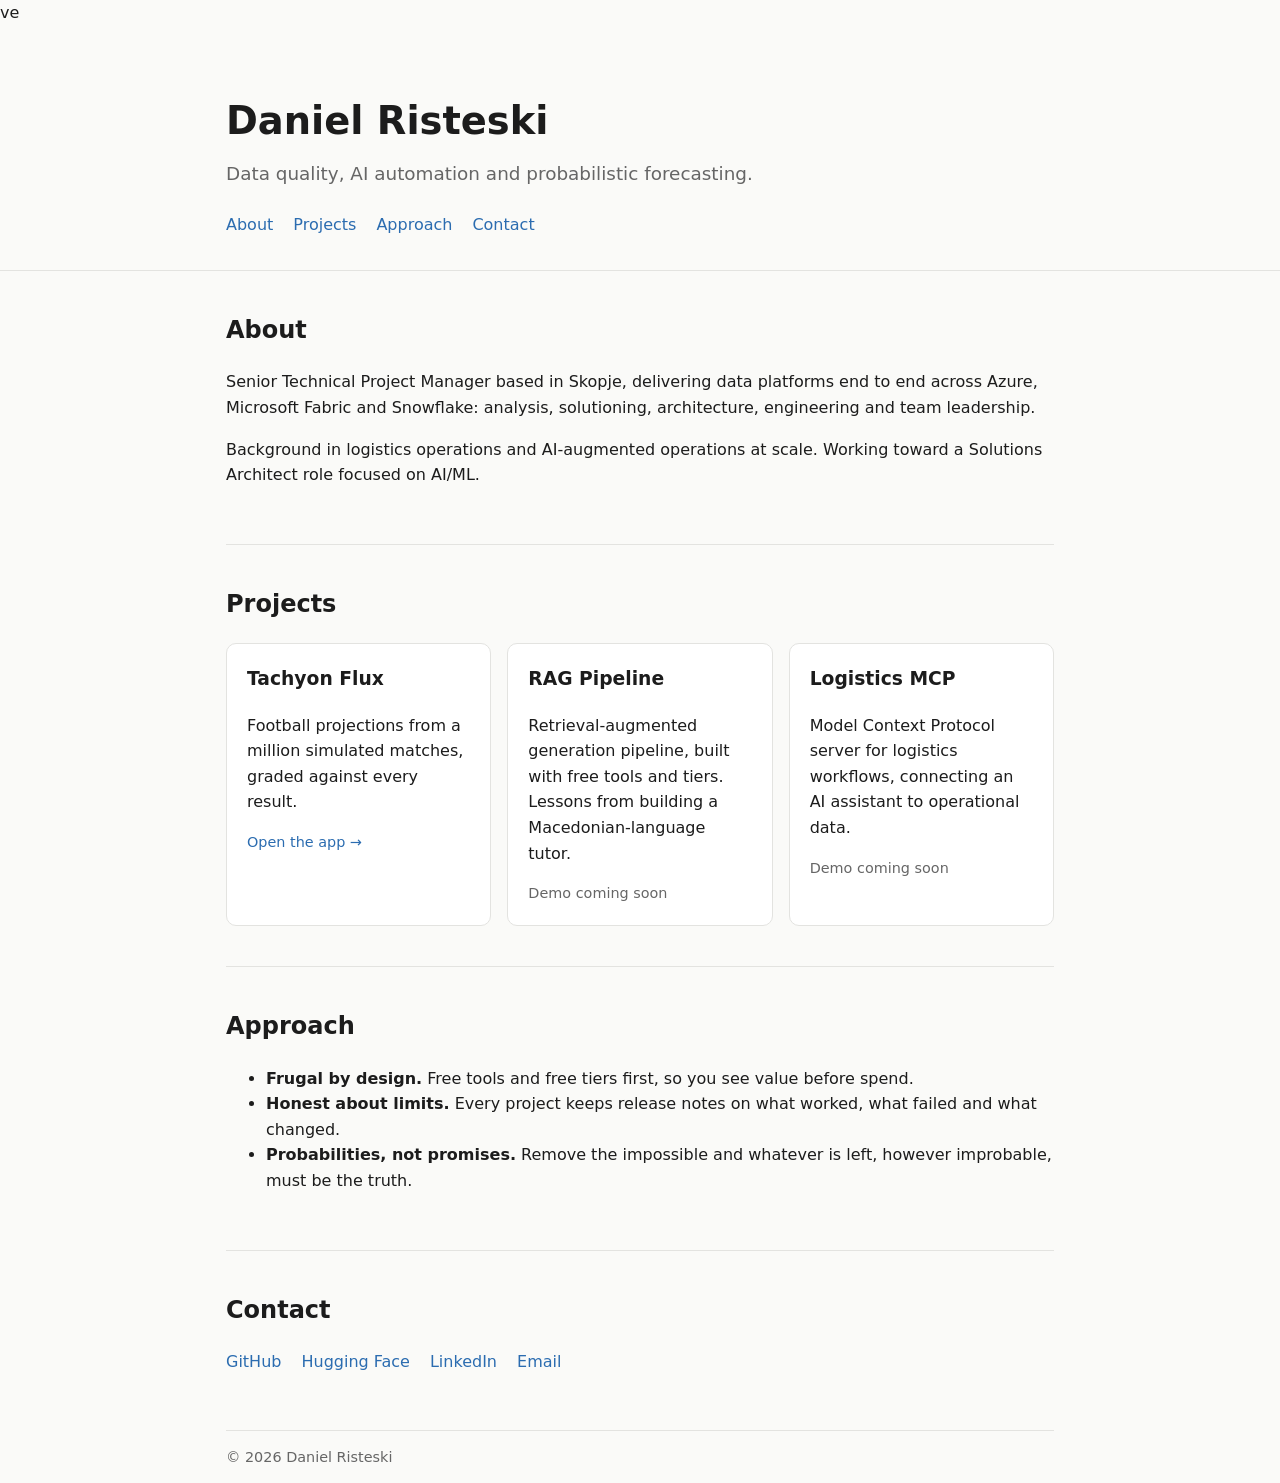
<file: index.html>
ve<!doctype html>
<html lang="en">
<head>
  <meta charset="utf-8">
  <meta name="viewport" content="width=device-width, initial-scale=1">
  <title>Daniel Risteski</title>
  <meta name="description" content="Portfolio: data quality, AI automation and probabilistic forecasting">
  <link rel="stylesheet" href="style.css">
</head>
<body>

  <header class="hero">
    <div class="wrap">
      <h1>Daniel Risteski</h1>
      <p class="tagline">Data quality, AI automation and probabilistic forecasting.</p>
      <nav>
        <a href="#about">About</a>
        <a href="#projects">Projects</a>
        <a href="#approach">Approach</a>
        <a href="#contact">Contact</a>
      </nav>
    </div>
  </header>

  <main class="wrap">

    <section id="about">
      <h2>About</h2>
      <p>
        Senior Technical Project Manager based in Skopje, delivering data platforms end to end
        across Azure, Microsoft Fabric and Snowflake: analysis, solutioning, architecture,
        engineering and team leadership.
      </p>
      <p>
        Background in logistics operations and AI-augmented operations at scale. Working toward
        a Solutions Architect role focused on AI/ML.
      </p>
    </section>

    <section id="projects">
      <h2>Projects</h2>
      <div class="cards">

        <article class="card">
          <h3>Tachyon Flux</h3>
          <p>Football projections from a million simulated matches, graded against every result.</p>
          <p class="status"><a href="tachyon-flux/">Open the app →</a></p>
        </article>

        <article class="card">
          <h3>RAG Pipeline</h3>
          <p>
            Retrieval-augmented generation pipeline, built with free tools and tiers.
            Lessons from building a Macedonian-language tutor.
          </p>
          <p class="status">Demo coming soon</p>
        </article>

        <article class="card">
          <h3>Logistics MCP</h3>
          <p>
            Model Context Protocol server for logistics workflows, connecting an AI assistant
            to operational data.
          </p>
          <p class="status">Demo coming soon</p>
        </article>

      </div>
    </section>

    <section id="approach">
      <h2>Approach</h2>
      <ul>
        <li><strong>Frugal by design.</strong> Free tools and free tiers first, so you see value before spend.</li>
        <li><strong>Honest about limits.</strong> Every project keeps release notes on what worked, what failed and what changed.</li>
        <li><strong>Probabilities, not promises.</strong> Remove the impossible and whatever is left, however improbable, must be the truth.</li>
      </ul>
    </section>

    <section id="contact">
      <h2>Contact</h2>
      <ul class="links">
        <li><a href="https://github.com/risteskidaniel">GitHub</a></li>
        <li><a href="https://huggingface.co/risteskidaniel">Hugging Face</a></li>
        <li><a href="https://www.linkedin.com/in/daniel-risteski-4868b58/" target="_blank" rel="noopener noreferrer">LinkedIn</a></li>
        <li><a href="mailto:risteskidaniel@gmail.com">Email</a></li>
      </ul>
    </section>

  </main>

  <footer class="wrap">
    <p>&copy; 2026 Daniel Risteski</p>
  </footer>

</body>
</html>
</file>
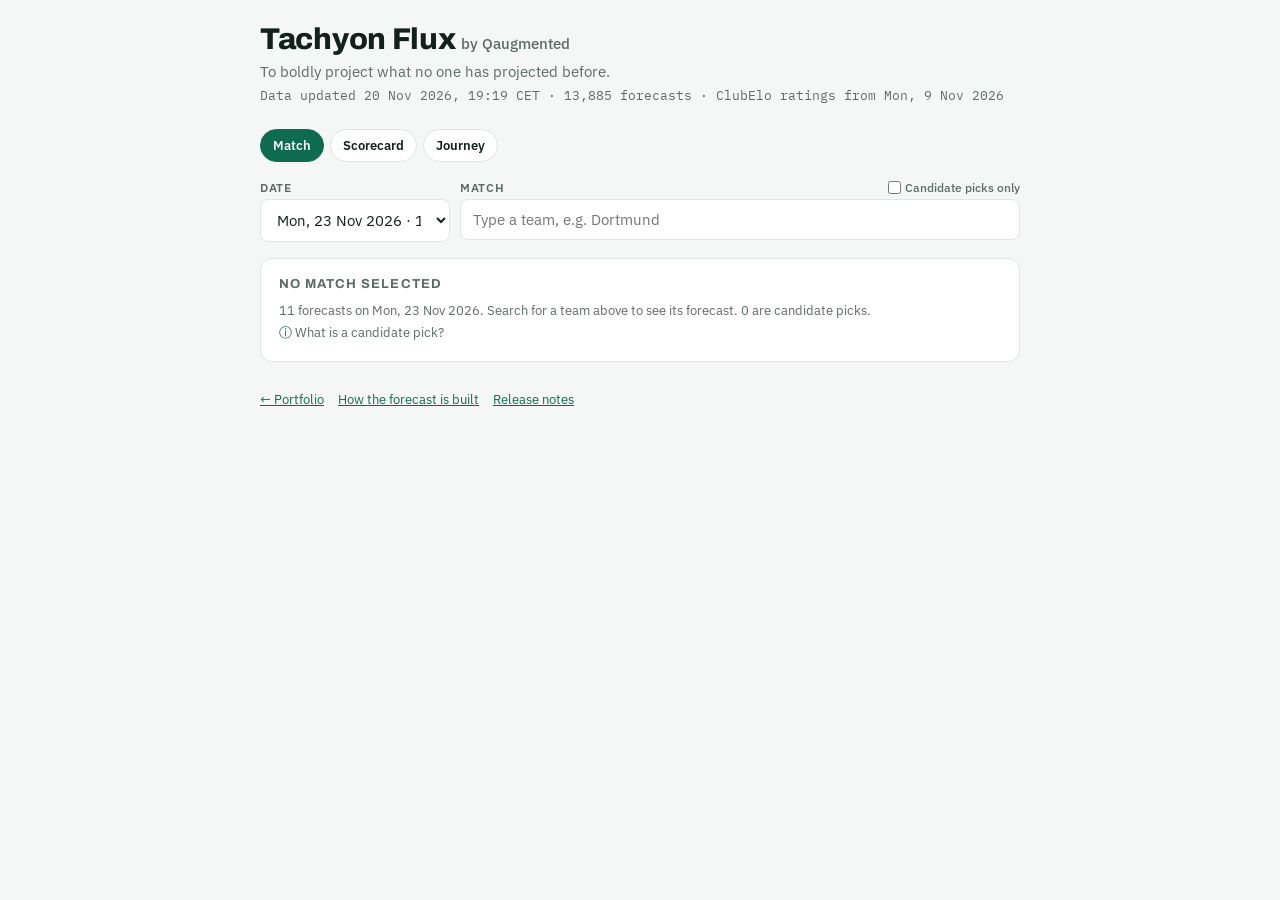
<file: tachyon-flux/index.html>
<!doctype html>
<html lang="en">
<head>
<meta charset="utf-8">
<meta name="viewport" content="width=device-width, initial-scale=1, viewport-fit=cover">
<title>Tachyon Flux by Qaugmented</title>
<meta name="claude:viewport-fit-sides" content="cover">
<meta name="description" content="Football projections from a million simulated matches, graded against every result.">
<link rel="stylesheet" href="https://fonts.googleapis.com/css2?family=Archivo:wght@500;700;800&family=IBM+Plex+Sans:wght@400;500;600&family=IBM+Plex+Mono:wght@400;500&display=swap">
<style>
*{box-sizing:border-box}body{margin:0}[hidden]{display:none!important}
/* Layout: a match sheet. Narrow reading column; list → detail → scorecard, routed on the hash. */
:root{
  --bg:#f5f7f6; --panel:#ffffff; --fg:#14201b; --muted:#5d6b65; --line:#dfe5e2;
  --accent:#0f6b4f; --accent-soft:#e3f1eb; --win:#1d7a3e; --win-soft:#e4f3e8; --loss:#b23a32; --loss-soft:#f8e6e4; --wait:#8a6d1f; --wait-soft:#f5efdc;
  --display:"Archivo","Arial Narrow",system-ui,sans-serif; --body:"IBM Plex Sans",system-ui,sans-serif; --mono:"IBM Plex Mono",ui-monospace,monospace;
}
@media (prefers-color-scheme:dark){:root:not([data-theme="light"]){
  --bg:#0f1513; --panel:#161e1b; --fg:#e7eeea; --muted:#94a39c; --line:#26312d;
  --accent:#4fc497; --accent-soft:#16302a; --win:#5fcf86; --win-soft:#15301f; --loss:#f07b72; --loss-soft:#3a1c1a; --wait:#e0c36a; --wait-soft:#33290f; color-scheme:dark}}
:root[data-theme="dark"]{
  --bg:#0f1513; --panel:#161e1b; --fg:#e7eeea; --muted:#94a39c; --line:#26312d;
  --accent:#4fc497; --accent-soft:#16302a; --win:#5fcf86; --win-soft:#15301f; --loss:#f07b72; --loss-soft:#3a1c1a; --wait:#e0c36a; --wait-soft:#33290f; color-scheme:dark}
*{box-sizing:border-box}
body{background:var(--bg);color:var(--fg);font:15px/1.55 var(--body);padding-left:max(16px,env(safe-area-inset-left,0px));padding-right:max(16px,env(safe-area-inset-right,0px));padding-block:0 48px}
.wrap{max-width:760px;margin:0 auto}
a{color:var(--accent)}
.mock{font:12px/1.4 var(--mono);color:var(--wait);background:var(--wait-soft);padding:6px 10px;border-radius:6px;margin-top:16px}
header.top{padding-block:24px 12px;display:flex;flex-direction:column;gap:4px}
.brand{font:800 30px/1.05 var(--display);letter-spacing:-.01em}
.sub{color:var(--muted)}
.updated{font:12.5px var(--mono);color:var(--muted)}
nav.tabs{display:flex;gap:6px;flex-wrap:wrap;margin-block:14px 18px}
nav.tabs a,.filter button{font:600 13px var(--body);padding:7px 12px;border-radius:999px;border:1px solid var(--line);background:var(--panel);color:var(--fg);text-decoration:none;cursor:pointer}
nav.tabs a[aria-current="page"],.filter button[aria-pressed="true"]{background:var(--accent);border-color:var(--accent);color:var(--bg)}
a:focus-visible,button:focus-visible,summary:focus-visible{outline:2px solid var(--accent);outline-offset:2px}
.filter{display:flex;gap:6px;flex-wrap:wrap;margin-bottom:12px}
.day{font:700 12px var(--display);letter-spacing:.08em;text-transform:uppercase;color:var(--muted);margin:18px 0 6px}
.row{display:grid;grid-template-columns:64px 1fr auto;gap:12px;align-items:center;padding:12px 14px;background:var(--panel);border:1px solid var(--line);border-radius:10px;margin-bottom:6px;text-decoration:none;color:inherit}
.row:hover{border-color:var(--accent)}
.row .ko{font:12.5px var(--mono);color:var(--muted)}
.row .teams{min-width:0;font-weight:600}
.row .teams small{display:block;font-weight:400;color:var(--muted)}
.pill{font:600 12px var(--body);padding:3px 9px;border-radius:999px;white-space:nowrap}
.pill.win{background:var(--win-soft);color:var(--win)} .pill.loss{background:var(--loss-soft);color:var(--loss)} .pill.wait{background:var(--wait-soft);color:var(--wait)}
.picker{display:grid;grid-template-columns:minmax(140px,190px) 1fr;gap:10px;margin-bottom:16px}
@media (max-width:480px){.picker{grid-template-columns:1fr}}
.field{display:flex;flex-direction:column;gap:4px;min-width:0;position:relative}
.field label{font:600 12px var(--body);letter-spacing:.06em;text-transform:uppercase;color:var(--muted)}
.field select,.field input{font:15px var(--body);color:var(--fg);background:var(--panel);border:1px solid var(--line);border-radius:8px;padding:10px 12px;width:100%}
.field input:focus,.field select:focus{outline:2px solid var(--accent);outline-offset:1px}
.sugg{position:absolute;top:100%;left:0;right:0;z-index:5;margin:4px 0 0;padding:4px;list-style:none;background:var(--panel);border:1px solid var(--line);border-radius:8px;box-shadow:0 6px 20px rgba(0,0,0,.12);max-height:320px;overflow:auto}
.sugg li{padding:8px 10px;border-radius:6px;cursor:pointer;display:flex;justify-content:space-between;gap:8px}
.sugg li small{color:var(--muted);font:12px var(--mono);white-space:nowrap}
.sugg li[aria-selected="true"],.sugg li:hover{background:var(--accent-soft)}
.sugg li.grp{cursor:default;font:700 11px var(--display);letter-spacing:.08em;text-transform:uppercase;color:var(--muted);padding:10px 10px 4px;background:none!important}
.sugg mark{background:none;color:var(--accent);font-weight:600}
.card{background:var(--panel);border:1px solid var(--line);border-radius:12px;padding:18px;margin-bottom:14px}
.mhead{display:flex;flex-wrap:wrap;justify-content:space-between;gap:8px;align-items:baseline}
.mhead h2{font:800 24px/1.15 var(--display);margin:0;text-wrap:balance}
.meta{font:12.5px var(--mono);color:var(--muted)}
.summary{font-size:17px;margin:12px 0 0}
.summary b{color:var(--accent)}
.facts{display:flex;flex-wrap:wrap;gap:18px;margin-top:12px}
.fact span{display:block;font:11px var(--body);letter-spacing:.06em;text-transform:uppercase;color:var(--muted)}
.fact strong{font:500 18px var(--mono)}
h3{font:700 13px var(--display);letter-spacing:.08em;text-transform:uppercase;color:var(--muted);margin:0 0 10px}
.mkts{display:grid;grid-template-columns:repeat(auto-fit,minmax(150px,1fr));gap:10px}
.mkt{border:1px solid var(--line);border-radius:8px;padding:10px}
.mkt.pick{border-color:var(--accent);background:var(--accent-soft)}
.mkt .lab{font-size:13px;color:var(--muted);display:flex;justify-content:space-between;gap:6px}
.mkt .val{font:500 22px var(--mono)}
.bar{position:relative;height:6px;background:var(--line);border-radius:3px;margin-top:6px}
.bar i{position:absolute;inset:0 auto 0 0;background:var(--accent);border-radius:3px}
.bar b{position:absolute;top:-3px;height:12px;border-left:1.5px solid var(--fg);border-right:1.5px solid var(--fg);opacity:.55}
.mkt .rng{font:11.5px var(--mono);color:var(--muted)}
.hit{font:600 12px var(--body)} .hit.win{color:var(--win)} .hit.loss{color:var(--loss)}
.tbl{overflow-x:auto}
table{width:100%;border-collapse:collapse;font-variant-numeric:tabular-nums}
td,th{padding:9px 6px;border-bottom:1px solid var(--line);text-align:left;vertical-align:top}
th{font:600 12px var(--body);color:var(--muted)}
td.n{font:500 15px var(--mono);text-align:right;white-space:nowrap}
tr.total td{font-weight:600}
tr.total td.n{color:var(--accent);font-weight:600}
tr.bench td{color:var(--muted)}
details{margin-top:2px}
summary{cursor:pointer;color:var(--muted);font-size:13px;list-style:none}
summary::-webkit-details-marker{display:none}
summary::before{content:"ⓘ ";color:var(--accent)}
details p{margin:6px 0 2px;font-size:13.5px;color:var(--fg);max-width:62ch}
.flags{display:flex;flex-wrap:wrap;gap:6px}
.flag{font-size:13px;background:var(--wait-soft);color:var(--wait);padding:4px 9px;border-radius:6px}
.result{display:flex;align-items:center;gap:14px;flex-wrap:wrap}
.score{font:800 34px var(--display)}
.note{font-size:13px;color:var(--muted);margin-top:12px}
.kpis{display:grid;grid-template-columns:repeat(auto-fit,minmax(150px,1fr));gap:10px}
.kpi span{display:block;font-size:12px;color:var(--muted)}
.kpi strong{font:800 28px var(--display)}
@media (prefers-reduced-motion:no-preference){.card{animation:in .18s ease-out}@keyframes in{from{transform:translateY(4px)}to{transform:none}}}
.cal svg{width:100%;max-width:520px;height:auto;display:block}
.cal text{fill:var(--muted);font:11px var(--mono)}
.journey{list-style:none;padding:0;margin:0;display:grid;gap:10px}
.journey li{border-left:3px solid var(--line);padding:2px 0 2px 12px}
.journey li.now{border-color:var(--accent)}
.journey b{display:block}
.journey span{color:var(--muted);font-size:13.5px}
.kind{font:600 11px var(--mono);text-transform:uppercase;letter-spacing:.06em;color:var(--muted)}
.foot{margin-top:28px;font-size:13px;color:var(--muted);display:flex;gap:14px;flex-wrap:wrap}
</style>
</head>
<body>
<div class="wrap">
  <header class="top">
    <div class="brand">Tachyon Flux <span style="font:500 15px var(--body);color:var(--muted);letter-spacing:0">by Qaugmented</span></div>
    <div class="sub">To boldly project what no one has projected before.</div>
    <div class="updated" id="updated">Loading data…</div>
  </header>
  <nav class="tabs" aria-label="Views">
    <a href="#match" id="tab-match">Match</a>
    <a href="#scorecard" id="tab-scorecard">Scorecard</a>
    <a href="#journey" id="tab-journey">Journey</a>
  </nav>
  <main id="view"></main>
  <footer class="foot"><a href="../">← Portfolio</a><a href="how-it-works.html">How the forecast is built</a><a href="RELEASE_NOTES.md">Release notes</a></footer>
</div>
<script>
const DATA="data/";
const MK=[["1","Home win"],["X","Draw"],["2","Away win"],["tg_3plus","3+ goals"],["tg_0_2","0–2 goals"],["gg","Both teams score"]];
const NAME=Object.fromEntries(MK);
const EXPL={
 model:["Model","Our core forecast.","Three rating engines (Dixon–Coles with a low-score correction, an xG-based Dixon–Coles, and a Kalman filter that tracks how team strength changes week to week) are combined with ClubElo ratings (as of {ELO}) in a Bayesian Poisson regression fitted by MCMC. The output is calibrated on matches the model never trained on, then simulated 1,000,000 times, minute by minute."],
 vector:["Vector database","How the 200 most similar past matches ended.","Each match is stored as a 16-number embedding (PCA of team ratings and pre-match features). We find the 200 past matches closest by cosine similarity and count how they finished. Second opinion only."],
 transformer:["Transformer","A neural network reading each team's last 12 matches.","Each past match is a token; self-attention decides which of a team's last 12 matches matter for this one, and the network builds a 64-dimensional picture of each team. Trained on matches before July 2023, judged on 2024/25. Second opinion only."],
 market:["Market benchmark","The market's consensus view, as a probability.","The market's implied probability with the margin taken out (power method). It is the hardest benchmark in football. Shown for comparison only: it is never an input to our model. No prices are shown."],
 consensus:["Consensus","The average of the four layers above.","When independent methods agree, a forecast is more reliable. When they disagree, it shows here."],
 penalty:["Risk penalty","Points off for warning signs.","Flags from team news and probable line-ups: 3 days' rest or fewer, an unsettled formation, regulars missing, a new coach, a suspension."],
 score:["Score","Consensus minus the risk penalty.","The number picks are ranked by."]};
const pc=x=>x==null?"–":Math.round(x*100)+"%";
const esc=t=>String(t??"").replace(/[&<>"]/g,c=>({"&":"&amp;","<":"&lt;",">":"&gt;",'"':"&quot;"}[c]));
const won=(k,[h,a])=>({"1":h>a,"X":h===a,"2":h<a,"tg_3plus":h+a>=3,"tg_0_2":h+a<=2,"gg":h>0&&a>0}[k]);
let candOnly=false,INDEX=null,SUMMARY=null,DAY=null,curDate=null,dayCache={};
const fmtDate=d=>new Date(d+"T12:00:00Z").toLocaleDateString("en-GB",{weekday:"short",day:"numeric",month:"short",year:"numeric"});
const fmtKo=iso=>iso?new Date(iso).toLocaleTimeString("en-GB",{hour:"2-digit",minute:"2-digit",timeZone:"Europe/Paris",timeZoneName:"short"}):"";
const kindLabel=k=>({live:"Live forecast",backtest:"Backtest (out-of-sample)",v1:"v1 model"}[k]||k);
async function getJSON(p){const r=await fetch(DATA+p,{cache:"no-cache"});if(!r.ok)throw new Error(p);return r.json()}
const TOP=["Premier League","La Liga","Serie A","Bundesliga","Ligue 1"];
const lgRank=l=>{const i=TOP.indexOf(l);return i<0?TOP.length:i};
const byLeague=(a,b)=>lgRank(a.league)-lgRank(b.league)||a.league.localeCompare(b.league)||(a.ko||"").localeCompare(b.ko||"")||a.home.localeCompare(b.home);
async function loadDay(d){const mo=d.slice(0,7);if(!dayCache[mo])dayCache[mo]=await getJSON("months/"+mo+".json");return dayCache[mo].filter(r=>r.date===d).sort(byLeague)}
function expl(key){const[t,s,l]=EXPL[key];return `<div>${t}</div><details><summary>${s}</summary><p>${l}</p></details>`}
function pickOf(m){if(m.legs&&m.legs.length)return m.legs[0].m;const c=["1","X","2","tg_3plus","tg_0_2"].filter(k=>m.p[k]!=null);return c.sort((a,b)=>m.p[b]-m.p[a])[0]}
function status(m){if(!m.res)return"wait";return won(pickOf(m),m.res)?"win":"loss"}
const CANDTXT="A candidate pick is a projection that passed every filter: model at least 62%, market benchmark at least 60%, model and market within 8 points, not rejected by both second opinions, and no new-coach debut. Only candidates get the vector, transformer, consensus and risk checks.";
const STXT={win:"✓ Right",loss:"✗ Wrong",wait:"Pending"};

function picker(){
  const opts=INDEX.dates.map(d=>`<option value="${d.date}"${d.date===curDate?" selected":""}>${fmtDate(d.date)} · ${d.n} · ${d.kinds.map(kindLabel).join(", ")}</option>`).join("");
  return `<div class="picker"><div class="field"><label for="date">Date</label><select id="date">${opts}</select></div>
  <div class="field"><div style="display:flex;justify-content:space-between;align-items:baseline;gap:8px;flex-wrap:wrap"><label for="q">Match</label><label for="cand" style="text-transform:none;letter-spacing:0;font-weight:500;cursor:pointer"><input type="checkbox" id="cand"${candOnly?" checked":""} style="width:auto;padding:0;margin:0 4px 0 0;vertical-align:-2px">Candidate picks only</label></div><input id="q" type="text" role="combobox" aria-expanded="false" aria-controls="sugg" aria-autocomplete="list" autocomplete="off" placeholder="Type a team, e.g. Dortmund"><ul id="sugg" class="sugg" role="listbox" hidden></ul></div></div>`;
}
function wirePicker(){
  const q=document.getElementById("q"),ul=document.getElementById("sugg"),dt=document.getElementById("date");let items=[],act=-1;
  const hl=(t,w)=>{if(!w)return esc(t);const i=t.toLowerCase().indexOf(w);return i<0?esc(t):esc(t.slice(0,i))+"<mark>"+esc(t.slice(i,i+w.length))+"</mark>"+esc(t.slice(i+w.length))};
  function show(all){const w=all===true?"":q.value.trim().toLowerCase();
    items=DAY.map((m,i)=>[m,i]).filter(([m])=>!candOnly||(m.legs&&m.legs.length)).filter(([m])=>!w||(m.home+" "+m.away+" "+m.league).toLowerCase().includes(w));act=items.length?0:-1;
    let last=null;ul.innerHTML=items.length?items.slice(0,80).map(([m,i],k)=>{const head=m.league!==last?`<li class="grp" role="presentation">${esc(m.league)}</li>`:"";last=m.league;return head+`<li role="option" data-i="${i}" aria-selected="${k===act}"><span>${hl(m.home+" – "+m.away,w)}</span><small>${fmtKo(m.ko)}</small></li>`}).join(""):`<li aria-disabled="true">No match on this date</li>`;
    ul.hidden=false;q.setAttribute("aria-expanded","true")}
  const close=()=>{ul.hidden=true;q.setAttribute("aria-expanded","false")};
  q.addEventListener("focus",()=>{q.select();show(true)});q.addEventListener("input",show);
  q.addEventListener("keydown",e=>{if(ul.hidden&&e.key==="ArrowDown")show();
    if(e.key==="ArrowDown"||e.key==="ArrowUp"){e.preventDefault();if(!items.length)return;act=(act+(e.key==="ArrowDown"?1:-1)+items.length)%items.length;[...ul.querySelectorAll("li[data-i]")].forEach((li,k)=>li.setAttribute("aria-selected",k===act))}
    if(e.key==="Enter"&&act>=0){e.preventDefault();location.hash="m-"+curDate+"-"+items[act][1]} if(e.key==="Escape")close()});
  ul.addEventListener("mousedown",e=>{const li=e.target.closest("li[data-i]");if(li){e.preventDefault();location.hash="m-"+curDate+"-"+li.dataset.i}});
  q.addEventListener("blur",()=>setTimeout(close,120));
  dt.addEventListener("change",()=>{location.hash="d-"+dt.value});
  document.getElementById("cand").addEventListener("change",e=>{candOnly=e.target.checked;q.focus()});
}
function detail(m){
  const pk=pickOf(m),s=status(m),side=pk==="1"?m.home:pk==="2"?m.away:null,leg=(m.legs||[])[0];
  const prob=leg?leg.consensus:m.p[pk];
  let agree="";
  if(leg){const v=["model","vector","transformer"].map(k=>leg[k]).filter(x=>x!=null);const sp=Math.max(...v)-Math.min(...v);agree=sp<0.08?" Strong agreement across layers.":sp<0.15?" Layers mostly agree.":" Layers disagree: treat with care."}
  const sc=m.scores&&m.scores[0];
  let h=`<section class="card"><div class="mhead"><h2>${esc(m.home)} – ${esc(m.away)}</h2><span class="pill ${s}">${STXT[s]}</span></div>
  <div class="meta">${esc(m.league)} · ${fmtDate(m.date)}${m.ko?" · "+fmtKo(m.ko):""} · <span class="kind">${kindLabel(m.kind)}${m.window?" · "+esc(m.window):""}</span></div>
  <p class="summary">Most likely: <b>${side?esc(side)+" to win":NAME[pk]} (${pc(prob)})</b>.${agree}</p>${sc?`<p class="summary" style="font-size:15px;margin-top:6px">Highest-probability score: <b>${sc[0]}–${sc[1]} (${pc(sc[2])})</b></p><details><summary>Why can a 2–0 favourite still have 3+ goals as the pick?</summary><p>No single scoreline is likely: even the top one happens only about 1 time in 10. A pick such as "Home win" or "3+ goals" adds up every scoreline that satisfies it. Many scorelines of around 5–9% each make one pick of 60–75%.</p></details>`:""}
  <div class="facts">${m.xg?`<div class="fact"><span>xG</span><strong>${m.xg[0].toFixed(2)} – ${m.xg[1].toFixed(2)}</strong></div>`:""}
  ${m.scores?`<div class="fact"><span>Top scorelines</span><strong>${m.scores.slice(0,4).map(x=>x[0]+"–"+x[1]+" "+pc(x[2])).join(" · ")}</strong></div>`:""}</div></section>`;
  if(m.res)h+=`<section class="card"><h3>Result</h3><div class="result"><span class="score">${m.res.join("–")}</span><span class="pill ${s}">Pick: ${NAME[pk]} · ${STXT[s]}</span></div></section>`;
  h+=`<section class="card"><h3>All markets</h3><div class="mkts">`;
  for(const[k,t]of MK){const p=m.p[k];if(p==null)continue;const r=m.r&&m.r[k];
    const hit=m.res?`<span class="hit ${won(k,m.res)?"win":"loss"}">${won(k,m.res)?"✓":"✗"}</span>`:"";
    h+=`<div class="mkt${k===pk?" pick":""}"><div class="lab"><span>${t}${k===pk?" · pick":""}</span>${hit}</div><div class="val">${pc(p)}</div>
    <div class="bar"><i style="width:${p*100}%"></i>${r?`<b style="left:${r[0]*100}%;width:${(r[1]-r[0])*100}%"></b>`:""}</div>
    <div class="rng">${r?`90% range ${pc(r[0])}–${pc(r[1])}`:"&nbsp;"}</div></div>`}
  h+=`</div>${m.r?`<details><summary>What is the 90% range?</summary><p>We re-run the forecast with 300 plausible versions of each team's strength, drawn by MCMC. 90% of them land inside this range.</p></details>`:""}</section>`;
  if(leg){
    for(const l of m.legs){
      h+=`<section class="card"><h3>How we got there: ${NAME[l.m]}${l.top20?" · Top 20 pick":""}</h3><div class="tbl"><table><thead><tr><th>Layer</th><th style="text-align:right">Probability</th></tr></thead><tbody>`;
      for(const k of["model","vector","transformer"])if(l[k]!=null)h+=`<tr><td>${expl(k)}</td><td class="n">${pc(l[k])}</td></tr>`;
      if(l.market!=null)h+=`<tr class="bench"><td>${expl("market")}</td><td class="n">${pc(l.market)}</td></tr>`;
      h+=`<tr class="total"><td>${expl("consensus")}</td><td class="n">${pc(l.consensus)}</td></tr><tr><td>${expl("penalty")}</td><td class="n">${l.penalty?"−"+Math.round(l.penalty*100):"0"}</td></tr><tr class="total"><td>${expl("score")}</td><td class="n">${Math.round((l.score||0)*100)}</td></tr></tbody></table></div>
      <h3 style="margin-top:16px">Risk flags</h3>${l.flags&&l.flags.length?`<div class="flags">${l.flags.map(f=>`<span class="flag">${esc(f)}</span>`).join("")}</div>`:`<p class="note" style="margin:0">No flags from team news or line-ups.</p>`}</section>`}
  }else h+=`<section class="card"><h3>How we got there</h3><div class="tbl"><table><tbody><tr><td>${expl("model")}</td><td class="n">${pc(m.p[pk])}</td></tr></tbody></table></div><p class="note">${m.kind==="backtest"?"Backtest forecast: made walk-forward, using only matches played before this one. Second-opinion layers run on live matchdays only.":"Not a candidate pick, so the second-opinion layers did not run. "+CANDTXT}</p></section>`;
  h+=`<p class="note">Projections from Bayesian inference, Monte Carlo simulation and machine learning. They are probabilities, not certainties: a 70% projection is expected to miss 3 times in 10.</p>`;
  return h;
}
function calChart(cal){
  const W=520,H=300,L=44,B=30,T=12,R=26,x=v=>L+v*(W-L-R),y=v=>H-B-v*(H-B-T);
  let g=`<svg viewBox="0 0 ${W} ${H}" role="img" aria-label="Calibration: predicted versus observed"><line x1="${x(0)}" y1="${y(0)}" x2="${x(1)}" y2="${y(1)}" stroke="var(--line)" stroke-width="1.5" stroke-dasharray="4 4"/>`;
  for(const t of[0,.2,.4,.6,.8,1])g+=`<text x="${x(t)}" y="${H-10}" text-anchor="middle">${t*100}%</text><text x="${L-6}" y="${y(t)+4}" text-anchor="end">${t*100}%</text>`;
  const pts=cal.filter(c=>c.n>=30);
  g+=`<polyline fill="none" stroke="var(--accent)" stroke-width="2" points="${pts.map(c=>x(c.predicted)+","+y(c.observed)).join(" ")}"/>`;
  for(const c of pts)g+=`<circle cx="${x(c.predicted)}" cy="${y(c.observed)}" r="4" fill="var(--accent)"><title>${c.bin}: predicted ${pc(c.predicted)}, happened ${pc(c.observed)} (${c.n} forecasts)</title></circle>`;
  return g+`</svg>`;
}
function scorecard(){
  let h="";
  for(const[name,s]of Object.entries(SUMMARY)){
    if(name.startsWith("Live layers")){
      h+=`<section class="card"><h3>${esc(name)}</h3><div class="kpis"><div class="kpi"><span>Legs right</span><strong>${s.right} of ${s.legs}</strong></div><div class="kpi"><span>Expected right</span><strong>${s.expected}</strong></div></div>
      <div class="tbl"><table><thead><tr><th>Layer (Brier, lower is better)</th><th style="text-align:right">Brier</th></tr></thead><tbody>${Object.entries(s.brier).filter(([,v])=>v!=null).map(([k,v])=>`<tr${k==="market"?' class="bench"':""}><td>${EXPL[k][0]}</td><td class="n">${v.toFixed(3)}</td></tr>`).join("")}</tbody></table></div></section>`;continue}
    const c=s.confident_calls;
    h+=`<section class="card"><h3>${esc(name)}</h3><div class="kpis">
    <div class="kpi"><span>Matches graded</span><strong>${s.matches.toLocaleString("en-GB")}</strong></div>
    <div class="kpi"><span>Confident calls (65%+) right</span><strong>${c.right.toLocaleString("en-GB")} / ${c.n.toLocaleString("en-GB")}</strong></div>
    <div class="kpi"><span>Expected right</span><strong>${c.expected.toLocaleString("en-GB")}</strong></div>
    <div class="kpi"><span>1X2 Brier score</span><strong>${s.brier_1x2.toFixed(3)}</strong></div></div>
    <div class="cal" style="margin-top:14px"><h3>Calibration: when we say X%, how often does it happen?</h3>${calChart(s.calibration)}</div>
    <details><summary>How to read this</summary><p>Each dot groups every forecast in a 10-point band and plots how often it came true. On the dashed line, a 70% forecast happens 70% of the time. Bands with fewer than 30 forecasts are left out.</p></details></section>`}
  return h||`<p class="note">No graded matches yet.</p>`;
}
function journey(){
  const J=[["Sep 2026","v1: the first engine","Dixon–Coles with a 1,000,000-run Monte Carlo. Raw 1X2 strike rate was only 35%, so it was blended 50/50 with the market. Lesson: the blend hid how good our own projections really were. From v2 on, every number is ours."],
  ["Oct 2026","v1.x: more engines, same problem","Kalman ratings, a vector memory, squad-impact and MCMC were bolted on. Over 40 engine versions in a month, and no clean way to tell which layer helped."],
  ["31 Oct 2026","v2: rebuilt from the foundation","New database schema, leak-free walk-forward testing, every prediction stored with the run that made it."],
  ["2 Nov 2026","Pure-0: no odds anywhere","Market-free ensemble, calibrated on unseen matches. 2024/25 confirmation: 8,912 matches, 1X2 and goals calibrated."],
  ["2 Nov 2026","Pure-1: two layers earned their place","Kalman on chance quality and ClubElo beat Pure-0 on the same matches. Seven other ideas (stakes, weather, Opta, Transfermarkt…) did not."],
  ["7 Nov 2026","Live layers and MC v3","Vector database and transformer as second opinions, MCMC uncertainty inside a minute-by-minute simulator."],
  ["8 Nov 2026","Tachyon Flux goes public","Every forecast published before kick-off and graded after it, wins and misses alike."]];
  return `<section class="card"><h3>We tried, we failed, here is where we stand</h3><ul class="journey">${J.map(([d,t,x],i)=>`<li${i===J.length-1?' class="now"':""}><span>${d}</span><b>${t}</b><span>${x}</span></li>`).join("")}</ul><p class="note"><a href="RELEASE_NOTES.md">Full release notes</a></p></section>`;
}
function tabs(cur){for(const t of["match","scorecard","journey"]){const a=document.getElementById("tab-"+t);if(t===cur)a.setAttribute("aria-current","page");else a.removeAttribute("aria-current")}}
async function render(){
  const v=document.getElementById("view"),hsh=location.hash.slice(1);
  try{
    if(!INDEX){INDEX=await getJSON("index.json");SUMMARY=await getJSON("summary.json").catch(()=>({}));
      const ed=INDEX.clubelo_date?fmtDate(INDEX.clubelo_date):"the latest weekly update";EXPL.model[2]=EXPL.model[2].replace("{ELO}",ed);
      document.getElementById("updated").textContent="Data updated "+new Date(INDEX.generated_at).toLocaleString("en-GB",{day:"numeric",month:"short",year:"numeric",hour:"2-digit",minute:"2-digit",timeZone:"Europe/Paris",timeZoneName:"short"})+" · "+INDEX.dates.reduce((a,d)=>a+d.n,0).toLocaleString("en-GB")+" forecasts"+(INDEX.clubelo_date?" · ClubElo ratings from "+fmtDate(INDEX.clubelo_date):"")}
    if(hsh==="scorecard"){tabs("scorecard");v.innerHTML=scorecard();return}
    if(hsh==="journey"){tabs("journey");v.innerHTML=journey();return}
    tabs("match");
    let m=hsh.match(/^m-(\d{4}-\d{2}-\d{2})-(\d+)$/),d=hsh.match(/^d-(\d{4}-\d{2}-\d{2})$/);
    curDate=m?m[1]:d?d[1]:(curDate||INDEX.dates[0].date);
    DAY=await loadDay(curDate);
    v.innerHTML=picker()+(m&&DAY[+m[2]]?detail(DAY[+m[2]]):`<section class="card"><h3>No match selected</h3><p class="note" style="margin:0">${DAY.length} forecasts on ${fmtDate(curDate)}. Search for a team above to see its forecast. ${DAY.filter(m=>m.legs&&m.legs.length).length} are candidate picks.</p><details><summary>What is a candidate pick?</summary><p>${CANDTXT}</p></details></section>`);
    wirePicker();
  }catch(e){v.innerHTML=`<section class="card"><h3>Data not loaded</h3><p class="note" style="margin:0">Could not load ${esc(e.message)}. The data files are published next to this page in data/.</p></section>`}
}
addEventListener("hashchange",()=>{render();scrollTo(0,0)});render();
</script>
</body>
</html>
</file>
<file: style.css>
/* Colors in one place: change these to restyle the whole site */
:root {
  --bg: #fafaf8;
  --text: #1c1c1c;
  --muted: #666;
  --accent: #2b6cb0;
  --card: #ffffff;
  --border: #e3e3e0;
}

@media (prefers-color-scheme: dark) {
  :root {
    --bg: #141414;
    --text: #ececec;
    --muted: #a0a0a0;
    --accent: #63b3ed;
    --card: #1e1e1e;
    --border: #2e2e2e;
  }
}

* { box-sizing: border-box; }

body {
  margin: 0;
  font-family: system-ui, -apple-system, "Segoe UI", Roboto, sans-serif;
  line-height: 1.6;
  background: var(--bg);
  color: var(--text);
}

.wrap {
  max-width: 860px;
  margin: 0 auto;
  padding: 0 16px;
}

a { color: var(--accent); text-decoration: none; }
a:hover { text-decoration: underline; }

/* Header */
.hero { padding: 64px 0 32px; border-bottom: 1px solid var(--border); }
.hero h1 { margin: 0; font-size: 2.4rem; }
.tagline { color: var(--muted); font-size: 1.15rem; margin: 8px 0 24px; }
nav { display: flex; flex-wrap: wrap; gap: 20px; }

/* Sections */
section { padding: 40px 0; border-bottom: 1px solid var(--border); }
h2 { margin-top: 0; }

/* Project cards: one column on phones, more on wide screens */
.cards {
  display: grid;
  grid-template-columns: repeat(auto-fit, minmax(240px, 1fr));
  gap: 16px;
}
.card {
  background: var(--card);
  border: 1px solid var(--border);
  border-radius: 10px;
  padding: 20px;
}
.card h3 { margin-top: 0; }
.status { color: var(--muted); font-size: 0.9rem; margin-bottom: 0; }

.links { list-style: none; padding: 0; display: flex; flex-wrap: wrap; gap: 20px; }

footer { padding: 24px 16px; color: var(--muted); font-size: 0.9rem; }
</file>
